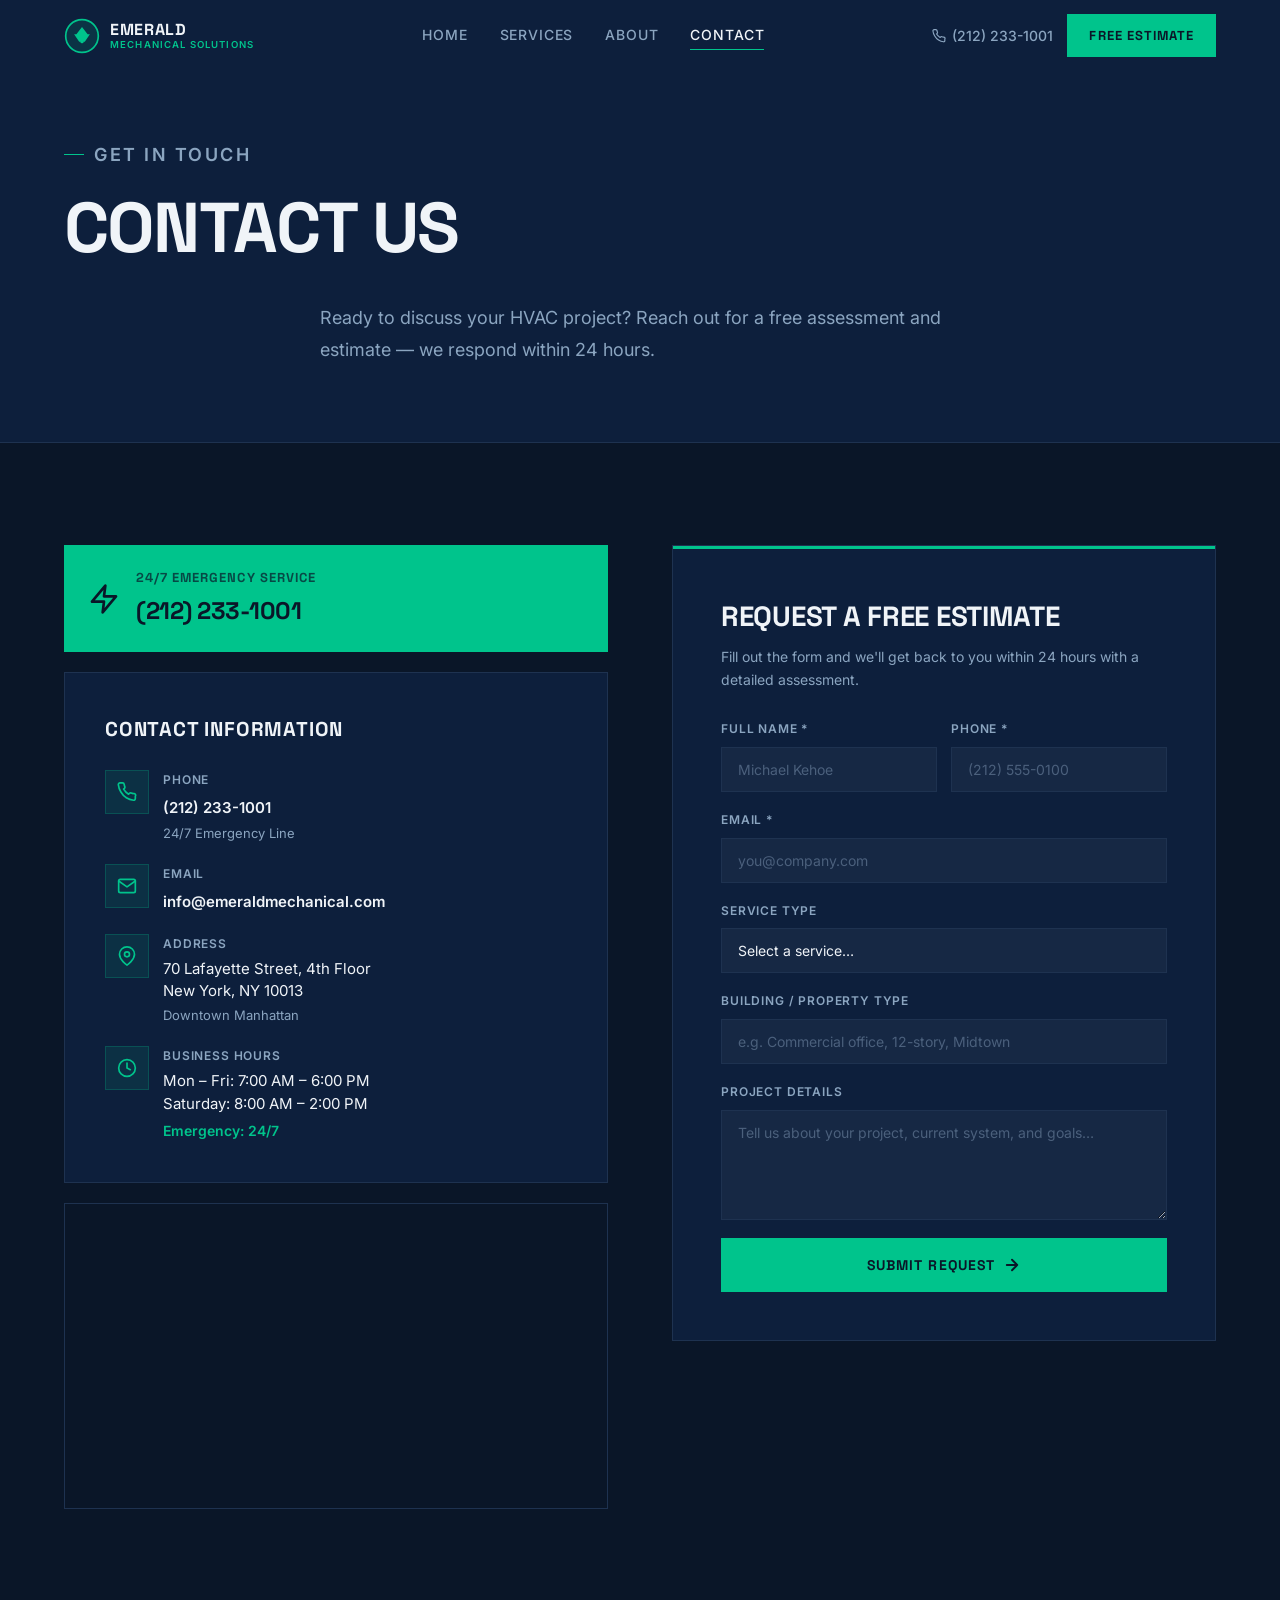
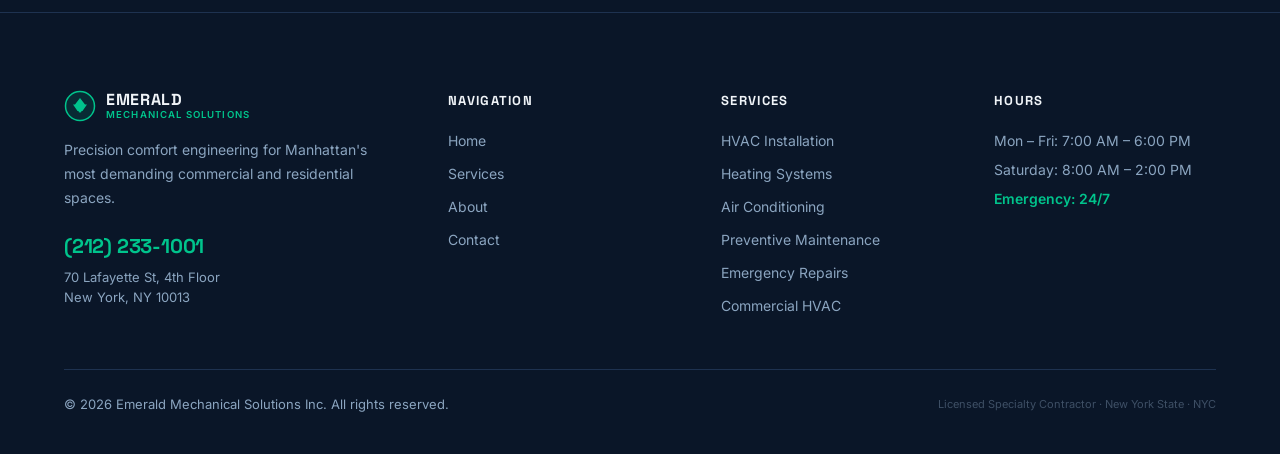
<file: contact.html>
<!DOCTYPE html>
<html lang="en">
<head>
  <meta charset="UTF-8" />
  <meta name="viewport" content="width=device-width, initial-scale=1.0, viewport-fit=cover" />
  <meta name="description" content="Contact Emerald Mechanical Solutions — HVAC estimates, emergency service, and consultations. 70 Lafayette St, 4th Floor, New York, NY 10013. Call (212) 233-1001." />
  <title>Contact — Emerald Mechanical Solutions | HVAC Manhattan NYC</title>
  <link rel="stylesheet" href="site.css" />
  <link rel="icon" href="data:image/svg+xml,<svg xmlns='http://www.w3.org/2000/svg' viewBox='0 0 32 32'><circle cx='16' cy='16' r='15' fill='%2300C48C'/><path d='M16 7L21 14H23L18 21H14L9 14H11L16 7Z' fill='%230A1628'/></svg>" />
</head>
<body>

<nav class="navbar" aria-label="Main navigation">
  <div class="nav-inner">
    <a href="index.html" class="nav-logo" aria-label="Emerald Mechanical Solutions home">
      <svg width="36" height="36" viewBox="0 0 32 32" fill="none" aria-hidden="true"><circle cx="16" cy="16" r="14.5" fill="#00C48C" fill-opacity="0.12" stroke="#00C48C" stroke-width="1.5"/><path d="M16 8L21 14.5H23L18.5 21H13.5L9 14.5H11L16 8Z" fill="#00C48C"/><circle cx="16" cy="21" r="1.5" fill="#00C48C"/></svg>
      <div class="logo-text"><span class="logo-name">Emerald</span><span class="logo-sub">Mechanical Solutions</span></div>
    </a>
    <div class="nav-links">
      <a href="index.html" class="nav-link">Home</a>
      <a href="services.html" class="nav-link">Services</a>
      <a href="about.html" class="nav-link">About</a>
      <a href="contact.html" class="nav-link">Contact</a>
    </div>
    <div class="nav-actions">
      <a href="tel:+12122331001" class="nav-phone">
        <svg width="14" height="14" viewBox="0 0 24 24" fill="none" stroke="currentColor" stroke-width="2" stroke-linecap="round" stroke-linejoin="round" aria-hidden="true"><path d="M22 16.92v3a2 2 0 0 1-2.18 2 19.79 19.79 0 0 1-8.63-3.07A19.5 19.5 0 0 1 4.69 12 19.79 19.79 0 0 1 1.64 3.38 2 2 0 0 1 3.62 1h3a2 2 0 0 1 2 1.72c.127.96.361 1.903.7 2.81a2 2 0 0 1-.45 2.11L7.91 8.6a16 16 0 0 0 6 6l.97-.97a2 2 0 0 1 2.11-.45c.907.339 1.85.573 2.81.7A2 2 0 0 1 22 16.92z"/></svg>
        (212) 233-1001
      </a>
      <a href="contact.html" class="btn btn-primary nav-cta">Free Estimate</a>
    </div>
    <button class="nav-burger" aria-label="Open menu"><span></span><span></span><span></span></button>
  </div>
</nav>
<nav class="mobile-nav" aria-label="Mobile navigation">
  <a href="index.html" class="nav-link">Home</a>
  <a href="services.html" class="nav-link">Services</a>
  <a href="about.html" class="nav-link">About</a>
  <a href="contact.html" class="nav-link">Contact</a>
  <a href="tel:+12122331001" class="nav-phone" style="font-size:1.125rem;font-weight:600;">
    <svg width="18" height="18" viewBox="0 0 24 24" fill="none" stroke="currentColor" stroke-width="2" stroke-linecap="round" stroke-linejoin="round"><path d="M22 16.92v3a2 2 0 0 1-2.18 2 19.79 19.79 0 0 1-8.63-3.07A19.5 19.5 0 0 1 4.69 12 19.79 19.79 0 0 1 1.64 3.38 2 2 0 0 1 3.62 1h3a2 2 0 0 1 2 1.72c.127.96.361 1.903.7 2.81a2 2 0 0 1-.45 2.11L7.91 8.6a16 16 0 0 0 6 6l.97-.97a2 2 0 0 1 2.11-.45c.907.339 1.85.573 2.81.7A2 2 0 0 1 22 16.92z"/></svg>
    (212) 233-1001
  </a>
  <a href="contact.html" class="btn btn-primary btn-lg">Get Free Estimate</a>
</nav>

<!-- PAGE HEADER -->
<div class="page-hero" style="text-align:left;padding-left:0;padding-right:0;">
  <div class="wrap">
    <p class="section-tag reveal">Get In Touch</p>
    <h1 class="reveal reveal-d1">Contact Us</h1>
    <p class="reveal reveal-d2">Ready to discuss your HVAC project? Reach out for a free assessment and estimate — we respond within 24 hours.</p>
  </div>
</div>

<main class="contact-section">
  <div class="wrap">
    <div class="contact-grid">

      <!-- LEFT: Info -->
      <div>
        <!-- Emergency card -->
        <div class="emergency-card reveal">
          <svg width="32" height="32" viewBox="0 0 24 24" fill="none" stroke="currentColor" stroke-width="2" stroke-linecap="round" stroke-linejoin="round" aria-hidden="true"><polygon points="13 2 3 14 12 14 11 22 21 10 12 10 13 2"/></svg>
          <div class="emergency-card-text">
            <p class="label">24/7 Emergency Service</p>
            <a href="tel:+12122331001">(212) 233-1001</a>
          </div>
        </div>

        <!-- Contact info card -->
        <div class="contact-info-card reveal reveal-d1">
          <h3>Contact Information</h3>
          <div class="contact-methods">

            <div class="contact-method">
              <div class="contact-method-icon" aria-hidden="true">
                <svg width="20" height="20" viewBox="0 0 24 24" fill="none" stroke="currentColor" stroke-width="2" stroke-linecap="round" stroke-linejoin="round"><path d="M22 16.92v3a2 2 0 0 1-2.18 2 19.79 19.79 0 0 1-8.63-3.07A19.5 19.5 0 0 1 4.69 12 19.79 19.79 0 0 1 1.64 3.38 2 2 0 0 1 3.62 1h3a2 2 0 0 1 2 1.72c.127.96.361 1.903.7 2.81a2 2 0 0 1-.45 2.11L7.91 8.6a16 16 0 0 0 6 6l.97-.97a2 2 0 0 1 2.11-.45c.907.339 1.85.573 2.81.7A2 2 0 0 1 22 16.92z"/></svg>
              </div>
              <div>
                <p class="contact-method-label">Phone</p>
                <a href="tel:+12122331001" class="contact-method-value">(212) 233-1001</a>
                <p style="font-size:var(--t-xs);color:var(--text-muted);margin-top:2px">24/7 Emergency Line</p>
              </div>
            </div>

            <div class="contact-method">
              <div class="contact-method-icon" aria-hidden="true">
                <svg width="20" height="20" viewBox="0 0 24 24" fill="none" stroke="currentColor" stroke-width="2" stroke-linecap="round" stroke-linejoin="round"><path d="M4 4h16c1.1 0 2 .9 2 2v12c0 1.1-.9 2-2 2H4c-1.1 0-2-.9-2-2V6c0-1.1.9-2 2-2z"/><polyline points="22,6 12,13 2,6"/></svg>
              </div>
              <div>
                <p class="contact-method-label">Email</p>
                <a href="mailto:info@emeraldmechanical.com" class="contact-method-value">info@emeraldmechanical.com</a>
              </div>
            </div>

            <div class="contact-method">
              <div class="contact-method-icon" aria-hidden="true">
                <svg width="20" height="20" viewBox="0 0 24 24" fill="none" stroke="currentColor" stroke-width="2" stroke-linecap="round" stroke-linejoin="round"><path d="M21 10c0 7-9 13-9 13s-9-6-9-13a9 9 0 0 1 18 0z"/><circle cx="12" cy="10" r="3"/></svg>
              </div>
              <div>
                <p class="contact-method-label">Address</p>
                <p class="contact-method-value" style="font-weight:400">70 Lafayette Street, 4th Floor<br>New York, NY 10013</p>
                <p style="font-size:var(--t-xs);color:var(--text-muted);margin-top:2px">Downtown Manhattan</p>
              </div>
            </div>

            <div class="contact-method">
              <div class="contact-method-icon" aria-hidden="true">
                <svg width="20" height="20" viewBox="0 0 24 24" fill="none" stroke="currentColor" stroke-width="2" stroke-linecap="round" stroke-linejoin="round"><circle cx="12" cy="12" r="10"/><path d="M12 6v6l4 2"/></svg>
              </div>
              <div>
                <p class="contact-method-label">Business Hours</p>
                <p class="contact-method-value" style="font-weight:400">Mon – Fri: 7:00 AM – 6:00 PM<br>Saturday: 8:00 AM – 2:00 PM</p>
                <p style="font-size:var(--t-sm);color:var(--emerald);font-weight:600;margin-top:4px">Emergency: 24/7</p>
              </div>
            </div>

          </div>
        </div>

        <!-- Map -->
        <div class="map-embed reveal reveal-d2">
          <iframe
            src="https://www.google.com/maps/embed?pb=!1m18!1m12!1m3!1d3024.1843268937876!2d-74.00418568459312!3d40.71882657932915!2m3!1f0!2f0!3f0!3m2!1i1024!2i768!4f13.1!3m3!1m2!1s0x89c2598e35ccb6b3%3A0x8ccf06f99c2a1ac8!2s70%20Lafayette%20St%2C%20New%20York%2C%20NY%2010013!5e0!3m2!1sen!2sus!4v1723000000000!5m2!1sen!2sus"
            allowfullscreen
            loading="lazy"
            referrerpolicy="no-referrer-when-downgrade"
            title="Emerald Mechanical Solutions office location"
          ></iframe>
        </div>
      </div>

      <!-- RIGHT: Form -->
      <div class="contact-form-card reveal reveal-d1">
        <h2>Request a Free Estimate</h2>
        <p>Fill out the form and we'll get back to you within 24 hours with a detailed assessment.</p>

        <form class="contact-form" data-ajax aria-label="Contact form">
          <div class="row-2 form-row-spacer">
            <div>
              <label for="cf-name">Full Name *</label>
              <input type="text" id="cf-name" name="name" required placeholder="Michael Kehoe" autocomplete="name" />
            </div>
            <div>
              <label for="cf-phone">Phone *</label>
              <input type="tel" id="cf-phone" name="phone" required placeholder="(212) 555-0100" autocomplete="tel" />
            </div>
          </div>

          <label for="cf-email">Email *</label>
          <input type="email" id="cf-email" name="email" required placeholder="you@company.com" autocomplete="email" />

          <label for="cf-service">Service Type</label>
          <select id="cf-service" name="service">
            <option value="" disabled selected>Select a service…</option>
            <option>HVAC Installation</option>
            <option>Heating System</option>
            <option>Air Conditioning</option>
            <option>Preventive Maintenance</option>
            <option>Emergency Repair</option>
            <option>Commercial HVAC</option>
            <option>Other</option>
          </select>

          <label for="cf-building">Building / Property Type</label>
          <input type="text" id="cf-building" name="building" placeholder="e.g. Commercial office, 12-story, Midtown" />

          <label for="cf-message">Project Details</label>
          <textarea id="cf-message" name="message" placeholder="Tell us about your project, current system, and goals…"></textarea>

          <button type="submit" class="btn btn-primary" style="width:100%;padding:16px;" data-label="Submit Request">
            Submit Request
            <svg width="18" height="18" viewBox="0 0 24 24" fill="none" stroke="currentColor" stroke-width="2.5" stroke-linecap="round" stroke-linejoin="round" aria-hidden="true"><path d="M5 12h14M12 5l7 7-7 7"/></svg>
          </button>
        </form>

        <div class="form-success" role="alert" aria-live="polite">
          <svg width="18" height="18" viewBox="0 0 24 24" fill="none" stroke="currentColor" stroke-width="2.5" stroke-linecap="round" stroke-linejoin="round" aria-hidden="true"><path d="M20 6L9 17l-5-5"/></svg>
          Request received. We'll contact you within 24 hours.
        </div>
      </div>

    </div>
  </div>
</main>

<footer class="footer" role="contentinfo">
  <div class="wrap">
    <div class="footer-grid">
      <div class="footer-brand-col">
        <a href="index.html" class="nav-logo"><svg width="32" height="32" viewBox="0 0 32 32" fill="none" aria-hidden="true"><circle cx="16" cy="16" r="14.5" fill="#00C48C" fill-opacity="0.12" stroke="#00C48C" stroke-width="1.5"/><path d="M16 8L21 14.5H23L18.5 21H13.5L9 14.5H11L16 8Z" fill="#00C48C"/><circle cx="16" cy="21" r="1.5" fill="#00C48C"/></svg><div class="logo-text"><span class="logo-name">Emerald</span><span class="logo-sub">Mechanical Solutions</span></div></a>
        <p class="footer-tagline">Precision comfort engineering for Manhattan's most demanding commercial and residential spaces.</p>
        <a href="tel:+12122331001" class="footer-phone-big">(212) 233-1001</a>
        <p class="footer-addr">70 Lafayette St, 4th Floor<br>New York, NY 10013</p>
      </div>
      <div class="footer-col"><h5>Navigation</h5><nav class="footer-links"><a href="index.html">Home</a><a href="services.html">Services</a><a href="about.html">About</a><a href="contact.html">Contact</a></nav></div>
      <div class="footer-col"><h5>Services</h5><div class="footer-links"><a href="services.html">HVAC Installation</a><a href="services.html">Heating Systems</a><a href="services.html">Air Conditioning</a><a href="services.html">Preventive Maintenance</a><a href="services.html">Emergency Repairs</a><a href="services.html">Commercial HVAC</a></div></div>
      <div class="footer-col"><h5>Hours</h5><div class="footer-links" style="gap:6px"><span style="color:var(--text-muted);font-size:var(--t-sm)">Mon – Fri: 7:00 AM – 6:00 PM</span><span style="color:var(--text-muted);font-size:var(--t-sm)">Saturday: 8:00 AM – 2:00 PM</span><span style="color:var(--emerald);font-size:var(--t-sm);font-weight:600">Emergency: 24/7</span></div></div>
    </div>
    <div class="footer-bottom">
      <p class="footer-copy">&copy; <span id="year"></span> Emerald Mechanical Solutions Inc. All rights reserved.</p>
      <p class="footer-legal">Licensed Specialty Contractor · New York State · NYC</p>
    </div>
  </div>
</footer>

<script src="site.js"></script>
<script>document.getElementById('year').textContent = new Date().getFullYear();</script>
</body>
</html>
</file>
<file: site.css>
/* =============================================
   EMERALD MECHANICAL SOLUTIONS
   Global Design System — v3 Static HTML
   ============================================= */

@import url('https://fonts.googleapis.com/css2?family=Space+Grotesk:wght@400;500;600;700&family=Inter:wght@300;400;500;600&display=swap');

/* ── TOKENS ─────────────────────────────────── */
:root {
  --navy:        #0A1628;
  --navy-mid:    #0D1F3C;
  --navy-light:  #1B3A5E;
  --surface:     #0D1F3C;
  --surface-2:   #112240;
  --emerald:     #00C48C;
  --emerald-dk:  #05A575;
  --emerald-lt:  #00E5A4;
  --text:        #F0F4F8;
  --text-muted:  #8BA5C0;
  --border:      #1E3250;

  --ff-display: 'Space Grotesk', sans-serif;
  --ff-body:    'Inter', sans-serif;

  --t-hero: clamp(2.5rem, 2rem + 4vw, 5rem);
  --t-h2:   clamp(1.875rem, 1.5rem + 2vw, 3rem);
  --t-h3:   clamp(1.25rem, 1.1rem + 0.8vw, 1.875rem);
  --t-h4:   clamp(1.0625rem, 1rem + 0.4vw, 1.25rem);
  --t-body-lg: clamp(1rem, 0.95rem + 0.25vw, 1.125rem);
  --t-body: 0.9375rem;
  --t-sm:   0.875rem;
  --t-xs:   0.8125rem;
  --t-label: 0.75rem;

  --px:    clamp(20px, 5vw, 80px);
  --py-xl: clamp(64px, 8vw, 120px);
  --py-lg: clamp(48px, 6vw, 88px);
  --max-w: 1280px;
  --nav-h: 72px;

  --ease-out: cubic-bezier(0.16, 1, 0.3, 1);
}

/* ── RESET ───────────────────────────────────── */
*, *::before, *::after { box-sizing: border-box; margin: 0; padding: 0; }
html { scroll-behavior: smooth; font-size: 16px; }
body {
  background: var(--navy);
  color: var(--text);
  font-family: var(--ff-body);
  line-height: 1.65;
  -webkit-font-smoothing: antialiased;
  overflow-x: hidden;
}
img { display: block; max-width: 100%; height: auto; }
a { text-decoration: none; color: inherit; }
button { border: none; background: none; cursor: pointer; font-family: inherit; }
input, textarea, select { font-family: var(--ff-body); }

/* ── UTILITIES ───────────────────────────────── */
.wrap {
  max-width: var(--max-w);
  margin: 0 auto;
  padding-left: var(--px);
  padding-right: var(--px);
}
.section-tag {
  display: inline-flex;
  align-items: center;
  gap: 10px;
  font-family: var(--ff-body);
  font-size: var(--t-label);
  font-weight: 600;
  letter-spacing: 0.14em;
  text-transform: uppercase;
  color: var(--emerald);
  margin-bottom: 16px;
}
.section-tag::before {
  content: '';
  display: block;
  width: 20px;
  height: 1.5px;
  background: var(--emerald);
}
.section-title {
  font-family: var(--ff-display);
  font-size: var(--t-h2);
  font-weight: 700;
  line-height: 1.12;
  letter-spacing: -0.022em;
  text-transform: uppercase;
  color: var(--text);
  margin-bottom: 16px;
}
.section-title span { color: var(--text-muted); }
.section-sub {
  font-size: var(--t-body-lg);
  color: var(--text-muted);
  line-height: 1.78;
  max-width: 540px;
}
.accent { color: var(--emerald); }

/* ── BUTTONS ─────────────────────────────────── */
.btn {
  display: inline-flex;
  align-items: center;
  justify-content: center;
  gap: 8px;
  font-family: var(--ff-display);
  font-size: var(--t-sm);
  font-weight: 700;
  letter-spacing: 0.08em;
  text-transform: uppercase;
  padding: 14px 28px;
  transition: background 0.22s, border-color 0.22s, transform 0.18s var(--ease-out), box-shadow 0.22s;
  cursor: pointer;
  white-space: nowrap;
}
.btn-primary {
  background: var(--emerald);
  color: var(--navy);
  border: 2px solid var(--emerald);
}
.btn-primary:hover {
  background: var(--emerald-lt);
  border-color: var(--emerald-lt);
  transform: translateY(-2px);
  box-shadow: 0 12px 32px rgba(0,196,140,0.28);
}
.btn-ghost {
  background: transparent;
  color: var(--text);
  border: 2px solid rgba(240,244,248,0.2);
}
.btn-ghost:hover {
  border-color: var(--emerald);
  color: var(--emerald);
  transform: translateY(-2px);
}
.btn-lg { padding: 17px 36px; font-size: var(--t-body); }

/* ── REVEAL ──────────────────────────────────── */
.reveal {
  opacity: 0;
  transform: translateY(24px);
  transition: opacity 0.7s var(--ease-out), transform 0.7s var(--ease-out);
}
.reveal.visible { opacity: 1; transform: none; }
.reveal-d1 { transition-delay: 0.1s; }
.reveal-d2 { transition-delay: 0.2s; }
.reveal-d3 { transition-delay: 0.3s; }
.reveal-d4 { transition-delay: 0.4s; }

/* ── NAV ─────────────────────────────────────── */
.navbar {
  position: fixed;
  inset: 0 0 auto 0;
  z-index: 1000;
  height: var(--nav-h);
  display: flex;
  align-items: center;
  border-bottom: 1px solid transparent;
  transition: background 0.3s, border-color 0.3s, box-shadow 0.3s;
}
.navbar.scrolled {
  background: rgba(10,22,40,0.95);
  backdrop-filter: blur(20px);
  -webkit-backdrop-filter: blur(20px);
  border-color: var(--border);
  box-shadow: 0 4px 40px rgba(0,0,0,0.3);
}
.nav-inner {
  max-width: var(--max-w);
  width: 100%;
  margin: 0 auto;
  padding: 0 var(--px);
  display: flex;
  align-items: center;
  gap: 24px;
}
.nav-logo {
  display: flex;
  align-items: center;
  gap: 10px;
  flex-shrink: 0;
}
.nav-logo svg { flex-shrink: 0; transition: transform 0.3s var(--ease-out); }
.nav-logo:hover svg { transform: rotate(10deg) scale(1.08); }
.logo-text { display: flex; flex-direction: column; line-height: 1.2; }
.logo-name { font-family: var(--ff-display); font-size: 1rem; font-weight: 700; color: var(--text); letter-spacing: 0.04em; text-transform: uppercase; }
.logo-sub  { font-size: 0.6rem; color: var(--emerald); letter-spacing: 0.12em; text-transform: uppercase; font-weight: 600; }

.nav-links {
  display: flex;
  align-items: center;
  gap: 32px;
  margin: 0 auto;
}
.nav-link {
  font-size: var(--t-sm);
  font-weight: 500;
  color: var(--text-muted);
  letter-spacing: 0.06em;
  text-transform: uppercase;
  transition: color 0.2s;
  position: relative;
  padding-bottom: 2px;
}
.nav-link::after {
  content: '';
  position: absolute;
  bottom: -2px; left: 0;
  width: 0; height: 1.5px;
  background: var(--emerald);
  transition: width 0.3s var(--ease-out);
}
.nav-link:hover, .nav-link.active { color: var(--text); }
.nav-link:hover::after, .nav-link.active::after { width: 100%; }

.nav-actions { display: flex; align-items: center; gap: 14px; flex-shrink: 0; }
.nav-phone {
  display: flex;
  align-items: center;
  gap: 6px;
  font-size: var(--t-sm);
  font-weight: 500;
  color: var(--text-muted);
  transition: color 0.2s;
  white-space: nowrap;
}
.nav-phone:hover { color: var(--emerald); }
.nav-cta { padding: 9px 20px; font-size: 0.8125rem; }

.nav-burger {
  display: none;
  flex-direction: column;
  gap: 5px;
  padding: 6px;
  margin-left: auto;
}
.nav-burger span {
  display: block;
  width: 22px; height: 2px;
  background: var(--text);
  border-radius: 2px;
  transition: transform 0.3s var(--ease-out), opacity 0.3s;
}
.nav-burger.open span:nth-child(1) { transform: translateY(7px) rotate(45deg); }
.nav-burger.open span:nth-child(2) { opacity: 0; }
.nav-burger.open span:nth-child(3) { transform: translateY(-7px) rotate(-45deg); }

/* Mobile drawer */
.mobile-nav {
  display: none;
  position: fixed;
  inset: var(--nav-h) 0 0 0;
  background: rgba(8,16,32,0.98);
  backdrop-filter: blur(24px);
  -webkit-backdrop-filter: blur(24px);
  z-index: 999;
  flex-direction: column;
  padding: 40px var(--px);
  gap: 28px;
  overflow-y: auto;
}
.mobile-nav.open { display: flex; }
.mobile-nav .nav-link { font-size: 1.5rem; font-weight: 700; color: var(--text); }
.mobile-nav .nav-link::after { display: none; }

/* ── HERO ────────────────────────────────────── */
.hero {
  position: relative;
  min-height: 100vh;
  display: flex;
  align-items: center;
  overflow: hidden;
  padding-top: var(--nav-h);
}
.hero-bg {
  position: absolute;
  inset: 0;
  z-index: 0;
}
.hero-bg img {
  width: 100%; height: 100%;
  object-fit: cover;
  filter: brightness(0.28) saturate(0.6);
}
.hero-bg::after {
  content: '';
  position: absolute;
  inset: 0;
  background:
    linear-gradient(125deg, rgba(10,22,40,0.92) 0%, rgba(10,22,40,0.35) 55%, rgba(10,22,40,0.75) 100%),
    linear-gradient(to bottom, transparent 40%, rgba(10,22,40,0.98) 100%);
}
.hero-dots {
  position: absolute;
  inset: 0;
  background-image: radial-gradient(circle, rgba(0,196,140,0.12) 1px, transparent 1px);
  background-size: 40px 40px;
  pointer-events: none;
}
.hero-content {
  position: relative;
  z-index: 1;
  width: 100%;
  max-width: var(--max-w);
  margin: 0 auto;
  padding: clamp(60px,8vw,100px) var(--px);
  display: grid;
  grid-template-columns: 1.1fr 1fr;
  gap: clamp(40px, 6vw, 80px);
  align-items: center;
}
.hero-eyebrow {
  display: flex;
  align-items: center;
  gap: 10px;
  font-size: var(--t-label);
  font-weight: 600;
  letter-spacing: 0.16em;
  text-transform: uppercase;
  color: var(--emerald);
  margin-bottom: 24px;
}
.eyebrow-dot {
  width: 8px; height: 8px;
  border-radius: 50%;
  background: var(--emerald);
  animation: pulse 2.2s ease-in-out infinite;
  flex-shrink: 0;
}
@keyframes pulse {
  0%,100% { box-shadow: 0 0 0 0 rgba(0,196,140,0.5); }
  55%      { box-shadow: 0 0 0 8px rgba(0,196,140,0); }
}
.hero-headline {
  font-family: var(--ff-display);
  font-size: var(--t-hero);
  font-weight: 700;
  line-height: 1.04;
  letter-spacing: -0.028em;
  text-transform: uppercase;
  color: var(--text);
  margin-bottom: 24px;
}
.hero-headline .em { color: var(--emerald); font-weight: 600; }
.hero-sub {
  font-size: var(--t-body-lg);
  color: rgba(240,244,248,0.65);
  max-width: 500px;
  line-height: 1.78;
  margin-bottom: 36px;
}
.hero-cta {
  display: flex;
  align-items: center;
  gap: 14px;
  flex-wrap: wrap;
  margin-bottom: clamp(36px, 5vw, 64px);
}
.hero-stats {
  display: flex;
  border: 1px solid var(--border);
  background: rgba(13,31,60,0.7);
  backdrop-filter: blur(12px);
  -webkit-backdrop-filter: blur(12px);
  border-radius: 8px;
  overflow: hidden;
  width: fit-content;
  max-width: 100%;
}
.hero-stat {
  padding: 20px 28px;
  display: flex;
  flex-direction: column;
  gap: 4px;
}
.hero-stat-value {
  font-family: var(--ff-display);
  font-size: 1.375rem;
  font-weight: 700;
  color: var(--text);
  line-height: 1;
  letter-spacing: -0.02em;
}
.hero-stat-label { font-size: 0.6875rem; color: var(--text-muted); letter-spacing: 0.04em; white-space: nowrap; }
.stat-div { width: 1px; background: var(--border); align-self: stretch; flex-shrink: 0; }

/* Hero Form */
.hero-form-card {
  background: var(--surface);
  border: 1px solid rgba(255,255,255,0.1);
  padding: clamp(28px, 4vw, 44px);
  position: relative;
  overflow: hidden;
}
.hero-form-card::before {
  content: '';
  position: absolute;
  top: 0; left: 0; right: 0;
  height: 3px;
  background: var(--emerald);
}
.form-title {
  font-family: var(--ff-display);
  font-size: var(--t-h4);
  font-weight: 700;
  text-transform: uppercase;
  letter-spacing: 0.04em;
  color: var(--text);
  margin-bottom: 6px;
}
.form-subtitle { font-size: var(--t-sm); color: var(--text-muted); margin-bottom: 24px; line-height: 1.6; }
.form-grid { display: grid; grid-template-columns: 1fr 1fr; gap: 12px; margin-bottom: 12px; }
.form-field { margin-bottom: 12px; }
.form-field input,
.form-field select,
.form-field textarea {
  width: 100%;
  padding: 13px 16px;
  background: rgba(240,244,248,0.04);
  border: 1px solid var(--border);
  color: var(--text);
  font-family: var(--ff-body);
  font-size: var(--t-sm);
  transition: border-color 0.2s, background 0.2s;
  outline: none;
  -webkit-appearance: none;
  appearance: none;
}
.form-field input:focus,
.form-field select:focus,
.form-field textarea:focus { border-color: var(--emerald); background: rgba(0,196,140,0.04); }
.form-field input::placeholder,
.form-field textarea::placeholder { color: rgba(139,165,192,0.5); }
.form-field select option { background: var(--navy); color: var(--text); }
.form-submit { width: 100%; margin-top: 6px; padding: 15px; }
.form-badges {
  display: flex;
  justify-content: space-between;
  margin-top: 14px;
  padding-top: 14px;
  border-top: 1px solid var(--border);
}
.form-badge {
  display: flex;
  align-items: center;
  gap: 6px;
  font-size: var(--t-xs);
  color: var(--text-muted);
}
.form-badge svg { color: var(--emerald); flex-shrink: 0; }

/* ── SERVICES PREVIEW ────────────────────────── */
.services-preview {
  padding: var(--py-xl) 0;
  border-top: 1px solid var(--border);
}
.services-top {
  display: flex;
  justify-content: space-between;
  align-items: flex-end;
  gap: 32px;
  margin-bottom: clamp(40px, 5vw, 64px);
  flex-wrap: wrap;
}
.services-grid {
  display: grid;
  grid-template-columns: repeat(3, 1fr);
  gap: 20px;
}
.service-card {
  background: var(--surface);
  border: 1px solid rgba(255,255,255,0.05);
  padding: clamp(24px, 3vw, 36px);
  position: relative;
  overflow: hidden;
  transition: border-color 0.3s, transform 0.3s var(--ease-out);
  cursor: default;
}
.service-card:hover { border-color: rgba(0,196,140,0.45); transform: translateY(-4px); }
.service-card-num {
  position: absolute;
  top: 16px; right: 20px;
  font-family: var(--ff-display);
  font-size: 4.5rem;
  font-weight: 700;
  color: rgba(240,244,248,0.04);
  line-height: 1;
  pointer-events: none;
  user-select: none;
  transition: color 0.3s;
}
.service-card:hover .service-card-num { color: rgba(0,196,140,0.06); }
.service-icon {
  width: 48px; height: 48px;
  display: flex;
  align-items: center;
  justify-content: center;
  color: rgba(0,196,140,0.65);
  margin-bottom: 28px;
  transition: color 0.3s;
}
.service-card:hover .service-icon { color: var(--emerald); }
.service-card h3 {
  font-family: var(--ff-display);
  font-size: var(--t-h4);
  font-weight: 700;
  text-transform: uppercase;
  letter-spacing: 0.04em;
  color: var(--text);
  margin-bottom: 12px;
}
.service-card p { font-size: var(--t-sm); color: var(--text-muted); line-height: 1.75; }

.view-all-link {
  display: inline-flex;
  align-items: center;
  gap: 8px;
  font-family: var(--ff-display);
  font-size: var(--t-sm);
  font-weight: 700;
  text-transform: uppercase;
  letter-spacing: 0.06em;
  color: var(--text);
  transition: color 0.2s, gap 0.2s var(--ease-out);
}
.view-all-link:hover { color: var(--emerald); gap: 14px; }

/* ── WHY CHOOSE US ───────────────────────────── */
.why {
  padding: var(--py-xl) 0;
  background: var(--surface);
  border-top: 1px solid var(--border);
  position: relative;
}
.why-inner {
  display: grid;
  grid-template-columns: 1fr 1.1fr;
  gap: clamp(40px, 7vw, 96px);
  align-items: center;
}
.why-img-wrap {
  position: relative;
  aspect-ratio: 4/5;
  max-height: 580px;
  overflow: hidden;
}
.why-img-wrap::before {
  content: '';
  position: absolute;
  inset: 0;
  translate: 16px 16px;
  background: rgba(0,196,140,0.15);
  border: 1px solid rgba(0,196,140,0.25);
  z-index: 0;
}
.why-img-wrap img {
  position: relative;
  z-index: 1;
  width: 100%; height: 100%;
  object-fit: cover;
  filter: grayscale(0.7) brightness(0.82);
  transition: filter 0.7s;
}
.why-img-wrap:hover img { filter: grayscale(0) brightness(0.85); }

.why-check-list {
  display: grid;
  grid-template-columns: 1fr 1fr;
  gap: 14px 20px;
  margin: 28px 0 32px;
}
.why-check {
  display: flex;
  align-items: flex-start;
  gap: 10px;
  font-size: var(--t-sm);
  color: rgba(240,244,248,0.82);
  font-weight: 500;
}
.why-check-icon {
  width: 22px; height: 22px;
  border-radius: 2px;
  background: rgba(0,196,140,0.12);
  border: 1px solid rgba(0,196,140,0.28);
  display: flex;
  align-items: center;
  justify-content: center;
  color: var(--emerald);
  flex-shrink: 0;
  margin-top: 1px;
}
.why-guarantee {
  display: flex;
  align-items: center;
  gap: 20px;
  padding: 20px 24px;
  background: var(--navy);
  border: 1px solid var(--border);
}
.why-guarantee-num {
  font-family: var(--ff-display);
  font-size: 2.25rem;
  font-weight: 700;
  color: var(--emerald);
  letter-spacing: -0.02em;
  line-height: 1;
  flex-shrink: 0;
}
.why-guarantee p { font-size: var(--t-xs); color: var(--text-muted); letter-spacing: 0.06em; text-transform: uppercase; line-height: 1.6; }
.why-divider { width: 1px; height: 40px; background: var(--border); flex-shrink: 0; }

/* ── PROCESS ─────────────────────────────────── */
.process {
  padding: var(--py-xl) 0;
  border-top: 1px solid var(--border);
  position: relative;
}
.process::before {
  content: '';
  position: absolute;
  inset: 0;
  background-image: radial-gradient(circle at 1px 1px, rgba(240,244,248,0.022) 1px, transparent 0);
  background-size: 36px 36px;
  pointer-events: none;
}
.process-header { text-align: center; margin-bottom: clamp(48px, 6vw, 80px); }
.process-header .section-tag { justify-content: center; }
.process-header .section-tag::before,
.process-header .section-tag::after { content: ''; display: block; width: 20px; height: 1.5px; background: var(--emerald); }
.process-grid {
  display: grid;
  grid-template-columns: repeat(4, 1fr);
  gap: 12px;
  position: relative;
}
.process-step {
  background: var(--navy);
  border: 1px solid rgba(255,255,255,0.05);
  padding: clamp(24px, 3vw, 36px);
  position: relative;
  transition: border-color 0.3s, transform 0.3s var(--ease-out);
}
.process-step:hover { border-color: rgba(0,196,140,0.45); transform: translateY(-4px); }
.step-num {
  font-family: var(--ff-display);
  font-size: clamp(2.5rem, 4vw, 3.75rem);
  font-weight: 700;
  color: rgba(0,196,140,0.3);
  line-height: 1;
  margin-bottom: 20px;
  transition: color 0.3s;
}
.process-step:hover .step-num { color: var(--emerald); }
.process-step h3 {
  font-family: var(--ff-display);
  font-size: var(--t-h4);
  font-weight: 700;
  text-transform: uppercase;
  letter-spacing: 0.04em;
  color: var(--text);
  margin-bottom: 10px;
}
.process-step p { font-size: var(--t-sm); color: var(--text-muted); line-height: 1.75; }
.step-connector {
  display: none;
  position: absolute;
  top: 50%;
  right: -7px;
  width: 14px; height: 1px;
  background: rgba(255,255,255,0.1);
  z-index: 1;
}

/* ── TESTIMONIALS ────────────────────────────── */
.testimonials {
  padding: var(--py-xl) 0;
  background: var(--surface);
  border-top: 1px solid var(--border);
}
.testimonials-header { text-align: center; margin-bottom: clamp(48px, 6vw, 80px); }
.testimonials-header .section-tag { justify-content: center; }
.testimonials-header .section-tag::before,
.testimonials-header .section-tag::after { content: ''; display: block; width: 20px; height: 1.5px; background: var(--emerald); }
.testimonials-grid {
  display: grid;
  grid-template-columns: repeat(3, 1fr);
  gap: 20px;
}
.testimonial-card {
  background: var(--navy);
  border: 1px solid rgba(255,255,255,0.05);
  padding: clamp(24px, 3vw, 36px);
  transition: border-color 0.3s, transform 0.3s var(--ease-out);
  position: relative;
}
.testimonial-card:hover { border-color: rgba(0,196,140,0.35); transform: translateX(4px); }
.testimonial-quote-icon { margin-bottom: 20px; color: rgba(0,196,140,0.18); transition: color 0.3s; }
.testimonial-card:hover .testimonial-quote-icon { color: rgba(0,196,140,0.38); }
.testimonial-stars { display: flex; gap: 3px; margin-bottom: 16px; }
.testimonial-stars svg { width: 14px; height: 14px; color: var(--emerald); fill: var(--emerald); }
.testimonial-text {
  font-size: var(--t-body);
  color: rgba(240,244,248,0.72);
  line-height: 1.82;
  font-style: italic;
  margin-bottom: 24px;
  min-height: 90px;
}
.testimonial-author {
  display: flex;
  align-items: center;
  gap: 12px;
  padding-top: 20px;
  border-top: 1px solid rgba(255,255,255,0.05);
}
.author-avatar {
  width: 40px; height: 40px;
  border: 1px solid rgba(0,196,140,0.25);
  background: rgba(0,196,140,0.1);
  display: flex;
  align-items: center;
  justify-content: center;
  font-family: var(--ff-display);
  font-size: var(--t-xs);
  font-weight: 700;
  color: var(--emerald);
  flex-shrink: 0;
}
.author-name { font-family: var(--ff-display); font-size: var(--t-body); font-weight: 700; text-transform: uppercase; letter-spacing: 0.03em; color: var(--text); }
.author-role { font-size: var(--t-xs); color: var(--emerald); text-transform: uppercase; letter-spacing: 0.06em; margin-top: 2px; }

/* ── CTA ─────────────────────────────────────── */
.cta-section {
  padding: clamp(80px,10vw,140px) 0;
  background: var(--emerald);
  position: relative;
  overflow: hidden;
  text-align: center;
}
.cta-dots {
  position: absolute;
  inset: 0;
  background-image: radial-gradient(circle, rgba(10,22,40,0.1) 2px, transparent 2px);
  background-size: 32px 32px;
  pointer-events: none;
}
.cta-section h2 {
  font-family: var(--ff-display);
  font-size: clamp(2.25rem, 2rem + 3vw, 4.5rem);
  font-weight: 700;
  text-transform: uppercase;
  letter-spacing: -0.02em;
  line-height: 1.08;
  color: var(--navy);
  margin-bottom: 16px;
}
.cta-section p {
  font-size: var(--t-body-lg);
  color: rgba(10,22,40,0.65);
  max-width: 500px;
  margin: 0 auto 40px;
  line-height: 1.75;
}
.cta-btns { display: flex; align-items: center; justify-content: center; gap: 14px; flex-wrap: wrap; }
.btn-dark { background: var(--navy); color: var(--text); border: 2px solid var(--navy); }
.btn-dark:hover { background: var(--surface); border-color: var(--surface); transform: translateY(-2px); box-shadow: 0 12px 32px rgba(10,22,40,0.35); }
.btn-outline-dark { background: transparent; color: var(--navy); border: 2px solid var(--navy); }
.btn-outline-dark:hover { background: var(--navy); color: var(--text); transform: translateY(-2px); }

/* ── FOOTER ──────────────────────────────────── */
.footer {
  background: var(--navy);
  border-top: 1px solid var(--border);
  padding: clamp(48px,6vw,80px) 0 clamp(24px,3vw,40px);
}
.footer-grid {
  display: grid;
  grid-template-columns: 1.5fr 1fr 1fr 1fr;
  gap: clamp(28px, 4vw, 56px);
  margin-bottom: clamp(36px, 4vw, 56px);
}
.footer-brand-col .nav-logo { margin-bottom: 16px; }
.footer-tagline { font-size: var(--t-sm); color: var(--text-muted); line-height: 1.72; margin-bottom: 20px; }
.footer-phone-big {
  display: block;
  font-family: var(--ff-display);
  font-size: 1.25rem;
  font-weight: 700;
  color: var(--emerald);
  letter-spacing: -0.01em;
  transition: color 0.2s;
  margin-bottom: 4px;
}
.footer-phone-big:hover { color: var(--emerald-lt); }
.footer-addr { font-size: var(--t-xs); color: var(--text-muted); line-height: 1.55; }
.footer-col h5 {
  font-family: var(--ff-display);
  font-size: var(--t-xs);
  font-weight: 700;
  text-transform: uppercase;
  letter-spacing: 0.1em;
  color: var(--text);
  margin-bottom: 18px;
}
.footer-links { display: flex; flex-direction: column; gap: 10px; }
.footer-links a { font-size: var(--t-sm); color: var(--text-muted); transition: color 0.2s; }
.footer-links a:hover { color: var(--emerald); }
.footer-bottom {
  padding-top: 24px;
  border-top: 1px solid var(--border);
  display: flex;
  justify-content: space-between;
  align-items: center;
  gap: 12px;
  flex-wrap: wrap;
}
.footer-copy { font-size: var(--t-xs); color: var(--text-muted); }
.footer-legal { font-size: 0.6875rem; color: rgba(139,165,192,0.4); }

/* ── PAGE HEADERS (interior pages) ──────────── */
.page-hero {
  padding: calc(var(--nav-h) + 64px) 0 clamp(48px,6vw,80px);
  border-bottom: 1px solid var(--border);
  background: var(--surface);
  text-align: center;
}
.page-hero h1 {
  font-family: var(--ff-display);
  font-size: clamp(2.5rem, 2rem + 3vw, 4.5rem);
  font-weight: 700;
  text-transform: uppercase;
  letter-spacing: -0.025em;
  color: var(--text);
  margin-bottom: 16px;
}
.page-hero p { font-size: var(--t-body-lg); color: var(--text-muted); max-width: 640px; margin: 0 auto; line-height: 1.75; }

/* ── SERVICES PAGE ───────────────────────────── */
.services-list {
  padding: var(--py-xl) 0;
}
.service-row {
  display: grid;
  grid-template-columns: 1fr 1fr;
  min-height: 480px;
  border-bottom: 1px solid var(--border);
}
.service-row.rev { direction: rtl; }
.service-row.rev > * { direction: ltr; }
.service-img {
  position: relative;
  overflow: hidden;
}
.service-img img {
  width: 100%; height: 100%;
  object-fit: cover;
  filter: brightness(0.82) grayscale(0.2);
  transition: transform 0.75s var(--ease-out), filter 0.5s;
}
.service-row:hover .service-img img { transform: scale(1.04); filter: brightness(0.88) grayscale(0); }
.service-img::after {
  content: '';
  position: absolute;
  inset: 0;
  background: linear-gradient(to right, transparent 70%, var(--navy) 100%);
}
.service-row.rev .service-img::after {
  background: linear-gradient(to left, transparent 70%, var(--navy) 100%);
}
.service-body {
  padding: clamp(40px,5vw,72px) clamp(32px,5vw,64px);
  background: var(--surface);
  display: flex;
  flex-direction: column;
  justify-content: center;
  position: relative;
}
.service-body::before {
  content: '';
  position: absolute;
  top: 0; left: 0; right: 0;
  height: 2px;
  background: linear-gradient(90deg, var(--emerald), transparent);
  opacity: 0.4;
}
.service-num {
  font-family: var(--ff-display);
  font-size: clamp(3rem,5vw,5rem);
  font-weight: 700;
  color: rgba(240,244,248,0.03);
  position: absolute;
  top: 16px; right: 24px;
  line-height: 1;
  user-select: none;
  pointer-events: none;
  letter-spacing: -0.05em;
}
.service-body h2 {
  font-family: var(--ff-display);
  font-size: var(--t-h3);
  font-weight: 700;
  text-transform: uppercase;
  letter-spacing: -0.01em;
  color: var(--text);
  margin-bottom: 14px;
}
.service-body p { font-size: var(--t-body); color: var(--text-muted); line-height: 1.8; margin-bottom: 22px; }
.service-features { display: flex; flex-direction: column; gap: 8px; margin-bottom: 28px; }
.service-features li {
  display: flex;
  align-items: center;
  gap: 10px;
  font-size: var(--t-body);
  color: rgba(240,244,248,0.75);
}
.service-features li::before {
  content: '';
  display: block;
  width: 5px; height: 5px;
  border-radius: 50%;
  background: var(--emerald);
  flex-shrink: 0;
}

/* ── ABOUT PAGE ──────────────────────────────── */
.about-hero {
  padding: var(--py-xl) 0;
  border-bottom: 1px solid var(--border);
}
.about-grid {
  display: grid;
  grid-template-columns: 1fr 1fr;
  gap: clamp(40px, 7vw, 96px);
  align-items: center;
}
.about-img-wrap {
  position: relative;
  aspect-ratio: 4/5;
  overflow: hidden;
  max-height: 580px;
}
.about-img-wrap::before {
  content: '';
  position: absolute;
  inset: 0;
  translate: 16px 16px;
  background: rgba(0,196,140,0.12);
  border: 1px solid rgba(0,196,140,0.2);
  z-index: 0;
}
.about-img-wrap img {
  position: relative;
  z-index: 1;
  width: 100%; height: 100%;
  object-fit: cover;
}
.about-copy h1 {
  font-family: var(--ff-display);
  font-size: var(--t-h2);
  font-weight: 700;
  text-transform: uppercase;
  letter-spacing: -0.022em;
  color: var(--text);
  margin-bottom: 10px;
}
.about-copy h2 {
  font-family: var(--ff-display);
  font-size: var(--t-h4);
  font-weight: 600;
  text-transform: uppercase;
  letter-spacing: 0.04em;
  color: var(--emerald);
  margin-bottom: 24px;
}
.about-copy p { font-size: var(--t-body-lg); color: var(--text-muted); line-height: 1.8; margin-bottom: 16px; }
.about-address {
  display: flex;
  align-items: flex-start;
  gap: 10px;
  padding: 16px 20px;
  background: var(--surface);
  border: 1px solid var(--border);
  margin: 24px 0 32px;
}
.about-address svg { color: var(--emerald); flex-shrink: 0; margin-top: 2px; }
.about-address-text { font-size: var(--t-sm); color: var(--text); line-height: 1.6; }
.about-address-text span { display: block; color: var(--text-muted); font-size: var(--t-xs); margin-top: 2px; }

.stats-bar {
  background: var(--surface);
  border-top: 1px solid var(--border);
  border-bottom: 1px solid var(--border);
  padding: clamp(40px,5vw,64px) 0;
}
.stats-bar-grid {
  display: grid;
  grid-template-columns: repeat(4, 1fr);
  gap: 24px;
}
.stat-item { text-align: center; }
.stat-item-icon {
  width: 56px; height: 56px;
  border: 1px solid rgba(0,196,140,0.25);
  background: rgba(0,196,140,0.08);
  display: flex;
  align-items: center;
  justify-content: center;
  color: var(--emerald);
  margin: 0 auto 16px;
}
.stat-item-val {
  font-family: var(--ff-display);
  font-size: clamp(1.75rem,3vw,2.25rem);
  font-weight: 700;
  color: var(--text);
  letter-spacing: -0.02em;
  line-height: 1;
  margin-bottom: 6px;
}
.stat-item-label { font-size: var(--t-xs); color: var(--text-muted); text-transform: uppercase; letter-spacing: 0.07em; }

.values-section { padding: var(--py-xl) 0; }
.values-grid {
  display: grid;
  grid-template-columns: repeat(3, 1fr);
  gap: 20px;
  margin-top: clamp(40px,5vw,64px);
}
.value-card {
  background: var(--surface);
  border: 1px solid rgba(255,255,255,0.05);
  padding: clamp(24px,3vw,36px);
  transition: border-color 0.3s, transform 0.3s var(--ease-out);
}
.value-card:hover { border-color: rgba(0,196,140,0.35); transform: translateY(-4px); }
.value-accent { width: 28px; height: 2px; background: var(--emerald); margin-bottom: 20px; }
.value-card h3 {
  font-family: var(--ff-display);
  font-size: var(--t-h4);
  font-weight: 700;
  text-transform: uppercase;
  color: var(--text);
  margin-bottom: 12px;
}
.value-card p { font-size: var(--t-body); color: var(--text-muted); line-height: 1.78; }

/* ── CONTACT PAGE ────────────────────────────── */
.contact-section { padding: var(--py-xl) 0; }
.contact-grid {
  display: grid;
  grid-template-columns: 1fr 1fr;
  gap: clamp(32px, 5vw, 64px);
  align-items: start;
}
.emergency-card {
  background: var(--emerald);
  padding: 22px 24px;
  display: flex;
  align-items: center;
  gap: 16px;
  margin-bottom: 20px;
}
.emergency-card svg { color: var(--navy); flex-shrink: 0; }
.emergency-card-text .label {
  font-family: var(--ff-display);
  font-size: var(--t-xs);
  font-weight: 700;
  text-transform: uppercase;
  letter-spacing: 0.08em;
  color: var(--navy);
  opacity: 0.7;
  margin-bottom: 2px;
}
.emergency-card-text a {
  font-family: var(--ff-display);
  font-size: 1.5rem;
  font-weight: 700;
  color: var(--navy);
  letter-spacing: -0.02em;
  transition: opacity 0.2s;
}
.emergency-card-text a:hover { opacity: 0.75; }

.contact-info-card {
  background: var(--surface);
  border: 1px solid var(--border);
  padding: clamp(24px,3.5vw,40px);
  margin-bottom: 20px;
}
.contact-info-card h3 {
  font-family: var(--ff-display);
  font-size: var(--t-h4);
  font-weight: 700;
  text-transform: uppercase;
  letter-spacing: 0.04em;
  color: var(--text);
  margin-bottom: 24px;
}
.contact-methods { display: flex; flex-direction: column; gap: 20px; }
.contact-method { display: flex; align-items: flex-start; gap: 14px; }
.contact-method-icon {
  width: 44px; height: 44px;
  background: rgba(0,196,140,0.1);
  border: 1px solid rgba(0,196,140,0.22);
  display: flex;
  align-items: center;
  justify-content: center;
  color: var(--emerald);
  flex-shrink: 0;
}
.contact-method-label {
  font-family: var(--ff-body);
  font-size: var(--t-label);
  font-weight: 600;
  text-transform: uppercase;
  letter-spacing: 0.07em;
  color: var(--text-muted);
  margin-bottom: 4px;
}
.contact-method-value {
  font-size: var(--t-body);
  font-weight: 600;
  color: var(--text);
  transition: color 0.2s;
  line-height: 1.5;
}
a.contact-method-value:hover { color: var(--emerald); }

.map-embed {
  width: 100%;
  aspect-ratio: 16/9;
  border: 1px solid var(--border);
  overflow: hidden;
}
.map-embed iframe { width: 100%; height: 100%; border: 0; filter: invert(0.88) hue-rotate(180deg) brightness(0.85); }

.contact-form-card {
  background: var(--surface);
  border: 1px solid var(--border);
  padding: clamp(28px, 4vw, 48px);
  position: relative;
  overflow: hidden;
}
.contact-form-card::before {
  content: '';
  position: absolute;
  top: 0; left: 0; right: 0;
  height: 3px;
  background: var(--emerald);
}
.contact-form-card h2 {
  font-family: var(--ff-display);
  font-size: var(--t-h3);
  font-weight: 700;
  text-transform: uppercase;
  letter-spacing: -0.01em;
  color: var(--text);
  margin-bottom: 6px;
}
.contact-form-card > p { font-size: var(--t-sm); color: var(--text-muted); margin-bottom: 28px; line-height: 1.6; }
.contact-form label {
  display: block;
  font-size: var(--t-label);
  font-weight: 600;
  text-transform: uppercase;
  letter-spacing: 0.07em;
  color: var(--text-muted);
  margin-bottom: 8px;
}
.contact-form input,
.contact-form select,
.contact-form textarea {
  width: 100%;
  padding: 13px 16px;
  background: rgba(240,244,248,0.04);
  border: 1px solid var(--border);
  color: var(--text);
  font-family: var(--ff-body);
  font-size: var(--t-sm);
  transition: border-color 0.2s, background 0.2s;
  outline: none;
  -webkit-appearance: none;
  appearance: none;
  margin-bottom: 18px;
  display: block;
}
.contact-form input:focus,
.contact-form select:focus,
.contact-form textarea:focus { border-color: var(--emerald); background: rgba(0,196,140,0.04); }
.contact-form input::placeholder,
.contact-form textarea::placeholder { color: rgba(139,165,192,0.45); }
.contact-form select option { background: var(--navy); color: var(--text); }
.contact-form textarea { resize: vertical; min-height: 110px; }
.contact-form .row-2 { display: grid; grid-template-columns: 1fr 1fr; gap: 14px; }
.contact-form .row-2 input { margin-bottom: 0; }
.form-row-spacer { margin-bottom: 18px; }
.form-success {
  display: none;
  align-items: center;
  gap: 10px;
  padding: 14px 18px;
  background: rgba(0,196,140,0.08);
  border: 1px solid rgba(0,196,140,0.25);
  color: var(--emerald);
  font-size: var(--t-sm);
  font-weight: 500;
  margin-top: 14px;
}
.form-success.show { display: flex; }

/* ══════════════════════════════════════════════════
   RESPONSIVE — Mobile-first comprehensive overhaul
   Breakpoints: 1100 · 1024 · 768 · 480px
   ══════════════════════════════════════════════════ */

/* ── 1100px — Large tablet / small laptop ──────── */
@media (max-width: 1100px) {
  :root { --px: clamp(20px, 4vw, 48px); }

  .footer-grid {
    grid-template-columns: 1fr 1fr;
    gap: 32px;
  }
  .footer-brand-col { grid-column: 1 / -1; }
  .process-grid { grid-template-columns: repeat(2, 1fr); }
  .services-grid { grid-template-columns: repeat(2, 1fr); }
}

/* ── 1024px — Tablet ──────────────────────────── */
@media (max-width: 1024px) {
  /* Nav */
  .nav-links, .nav-phone { display: none; }
  .nav-cta { display: none; }
  .nav-burger { display: flex; }

  /* Hero */
  .hero-content {
    grid-template-columns: 1fr;
    gap: 40px;
    padding-top: 60px;
    padding-bottom: 60px;
  }
  .hero-sub { max-width: 100%; }

  /* Why */
  .why-inner { grid-template-columns: 1fr; gap: 40px; }
  .why-img-wrap { aspect-ratio: 16/9; max-height: 400px; }

  /* About */
  .about-grid { grid-template-columns: 1fr; gap: 40px; }
  .about-img-wrap { aspect-ratio: 16/9; max-height: 380px; order: -1; }

  /* Contact */
  .contact-grid { grid-template-columns: 1fr; gap: 32px; }

  /* Services page rows */
  .service-row {
    grid-template-columns: 1fr;
    min-height: auto;
  }
  .service-row.rev { direction: ltr; }
  .service-img { min-height: 260px; aspect-ratio: 16/9; }
  .service-img::after,
  .service-row.rev .service-img::after {
    background: linear-gradient(to bottom, transparent 60%, var(--navy) 100%);
  }
  .service-num { font-size: 3rem; }

  /* Testimonials */
  .testimonials-grid { grid-template-columns: 1fr 1fr; gap: 16px; }

  /* Stats bar */
  .stats-bar-grid { grid-template-columns: repeat(2, 1fr); gap: 32px; }
}

/* ── 768px — Mobile landscape / large phone ───── */
@media (max-width: 768px) {
  :root {
    --px: 20px;
    --py-xl: clamp(48px, 10vw, 72px);
    --nav-h: 64px;
  }

  /* Nav */
  .navbar { height: var(--nav-h); }

  /* Hero */
  .hero-content {
    padding-top: 48px;
    padding-bottom: 48px;
    gap: 32px;
  }
  .hero-eyebrow { margin-bottom: 16px; }
  .hero-cta {
    flex-direction: column;
    align-items: stretch;
    gap: 12px;
  }
  .hero-cta .btn {
    width: 100%;
    justify-content: center;
  }
  .hero-stats {
    width: 100%;
    overflow-x: auto;
    -webkit-overflow-scrolling: touch;
    scrollbar-width: none;
  }
  .hero-stats::-webkit-scrollbar { display: none; }
  .hero-stat { padding: 16px 20px; }
  .hero-stat-value { font-size: 1.125rem; }

  /* Hero form */
  .hero-form-card { padding: 24px 20px; }
  .form-grid { grid-template-columns: 1fr; gap: 0; }

  /* Services preview */
  .services-preview { padding: clamp(40px,8vw,64px) 0; }
  .services-top {
    flex-direction: column;
    align-items: flex-start;
    gap: 20px;
  }
  .services-grid { grid-template-columns: 1fr; gap: 12px; }
  .service-card { padding: 24px 20px; }
  .service-icon { margin-bottom: 18px; }

  /* Why */
  .why { padding: clamp(40px,8vw,64px) 0; }
  .why-img-wrap { aspect-ratio: 4/3; max-height: 280px; }
  .why-img-wrap::before { display: none; }
  .why-check-list { grid-template-columns: 1fr; gap: 10px; }
  .why-guarantee {
    flex-wrap: wrap;
    gap: 14px;
    padding: 16px;
  }
  .why-guarantee-num { font-size: 1.875rem; }
  .why-divider { display: none; }

  /* Process */
  .process { padding: clamp(40px,8vw,64px) 0; }
  .process-grid { grid-template-columns: 1fr; gap: 10px; }
  .process-step { padding: 24px 20px; }
  .step-num { font-size: 2.5rem; margin-bottom: 14px; }

  /* Testimonials */
  .testimonials { padding: clamp(40px,8vw,64px) 0; }
  .testimonials-grid { grid-template-columns: 1fr; gap: 12px; }
  .testimonial-card { padding: 24px 20px; }
  .testimonial-text { min-height: auto; }

  /* CTA */
  .cta-section { padding: clamp(56px,10vw,80px) 0; }
  .cta-btns {
    flex-direction: column;
    align-items: center;
    gap: 12px;
  }
  .cta-btns .btn {
    width: 100%;
    max-width: 340px;
    justify-content: center;
  }

  /* Footer */
  .footer { padding: 48px 0 28px; }
  .footer-grid { grid-template-columns: 1fr; gap: 28px; }
  .footer-bottom {
    flex-direction: column;
    align-items: flex-start;
    gap: 8px;
  }

  /* Page hero */
  .page-hero { padding-bottom: 40px; }
  .page-hero h1 { font-size: clamp(2rem, 8vw, 3rem); }

  /* Stats bar */
  .stats-bar { padding: clamp(32px,6vw,48px) 0; }
  .stats-bar-grid {
    grid-template-columns: repeat(2, 1fr);
    gap: 24px;
  }
  .stat-item-val { font-size: 1.625rem; }

  /* Values */
  .values-section { padding: clamp(40px,8vw,64px) 0; }
  .values-grid { grid-template-columns: 1fr; gap: 12px; }
  .value-card { padding: 24px 20px; }

  /* About */
  .about-hero { padding-bottom: 0; }
  .about-copy h1 { font-size: clamp(1.75rem,7vw,2.5rem); }
  .about-address { flex-direction: column; gap: 8px; }

  /* Contact */
  .contact-section { padding: clamp(40px,8vw,64px) 0; }
  .emergency-card { padding: 18px 18px; gap: 12px; }
  .emergency-card-text a { font-size: 1.25rem; }
  .contact-info-card { padding: 24px 20px; }
  .contact-form-card { padding: 24px 20px; }
  .contact-form .row-2 { grid-template-columns: 1fr; }
  .map-embed { aspect-ratio: 4/3; }

  /* Services page */
  .services-list { padding: clamp(40px,8vw,64px) 0; }
  .service-body { padding: 28px 20px 32px; }
  .service-body h2 { font-size: clamp(1.25rem,5vw,1.625rem); }
  .service-img { min-height: 220px; }
}

/* ── 480px — Small phones ─────────────────────── */
@media (max-width: 480px) {
  :root { --px: 16px; }

  /* Nav */
  .logo-name { font-size: 0.875rem; }
  .logo-sub { font-size: 0.5rem; }

  /* Hero */
  .hero-stat { padding: 14px 16px; }
  .hero-stat-value { font-size: 1rem; }
  .hero-stat-label { font-size: 0.625rem; }

  /* Form */
  .hero-form-card { padding: 20px 16px; }
  .form-title { font-size: 1rem; }

  /* Stats */
  .stats-bar-grid { grid-template-columns: 1fr 1fr; gap: 20px; }
  .stat-item-icon { width: 44px; height: 44px; }

  /* Process */
  .process-step { padding: 20px 16px; }

  /* Testimonial */
  .testimonial-card { padding: 20px 16px; }

  /* Footer */
  .footer-phone-big { font-size: 1.125rem; }

  /* Contact form */
  .contact-form-card { padding: 20px 16px; }
  .contact-form-card h2 { font-size: 1.375rem; }
  .emergency-card-text a { font-size: 1.125rem; }

  /* Services page */
  .service-body { padding: 24px 16px 28px; }

  /* About */
  .about-copy h1 { font-size: clamp(1.625rem,8vw,2.25rem); }
  .value-card { padding: 20px 16px; }

  /* CTA */
  .cta-section h2 { font-size: clamp(1.75rem,8vw,2.5rem); }
}

/* ── Utility: safe area for notched phones ─────── */
@supports (padding: env(safe-area-inset-left)) {
  .wrap {
    padding-left: max(var(--px), env(safe-area-inset-left));
    padding-right: max(var(--px), env(safe-area-inset-right));
  }
  .mobile-nav {
    padding-left: max(var(--px), env(safe-area-inset-left));
    padding-right: max(var(--px), env(safe-area-inset-right));
    padding-bottom: max(40px, env(safe-area-inset-bottom));
  }
}
</file>
